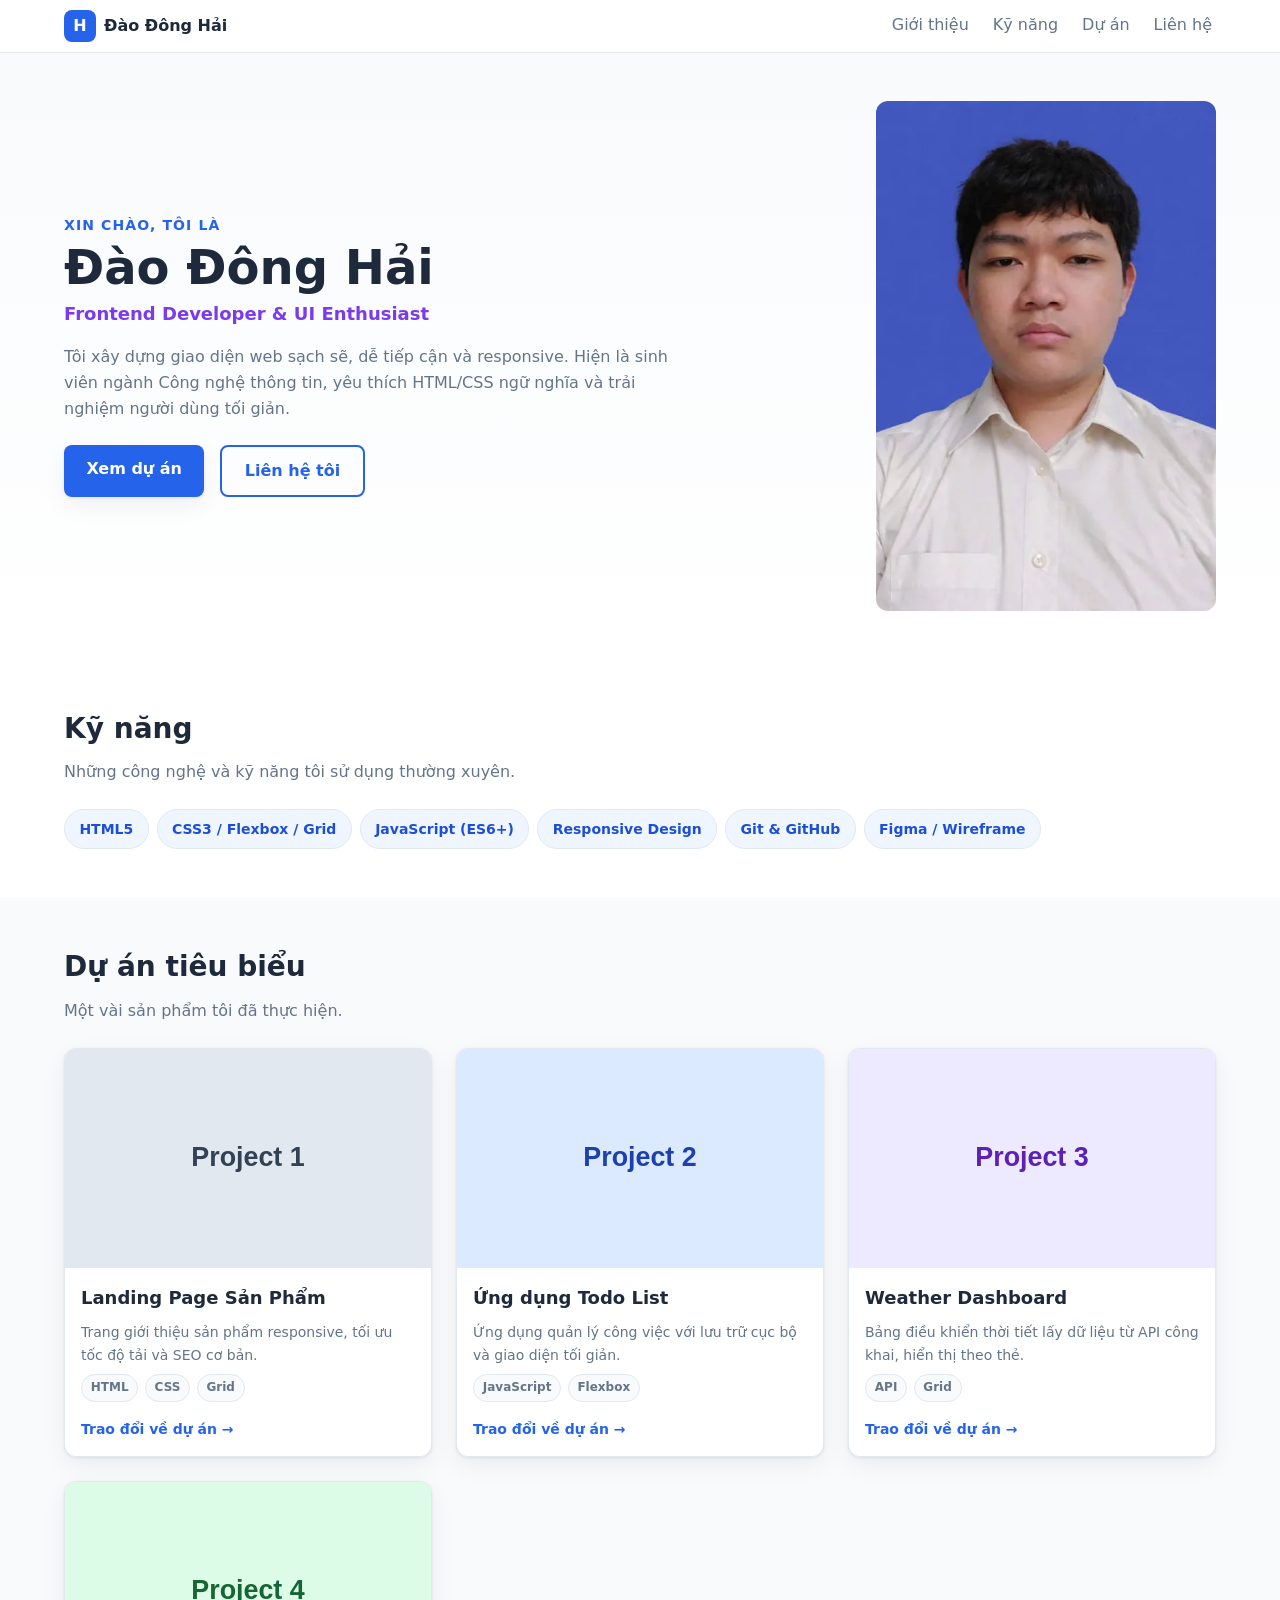
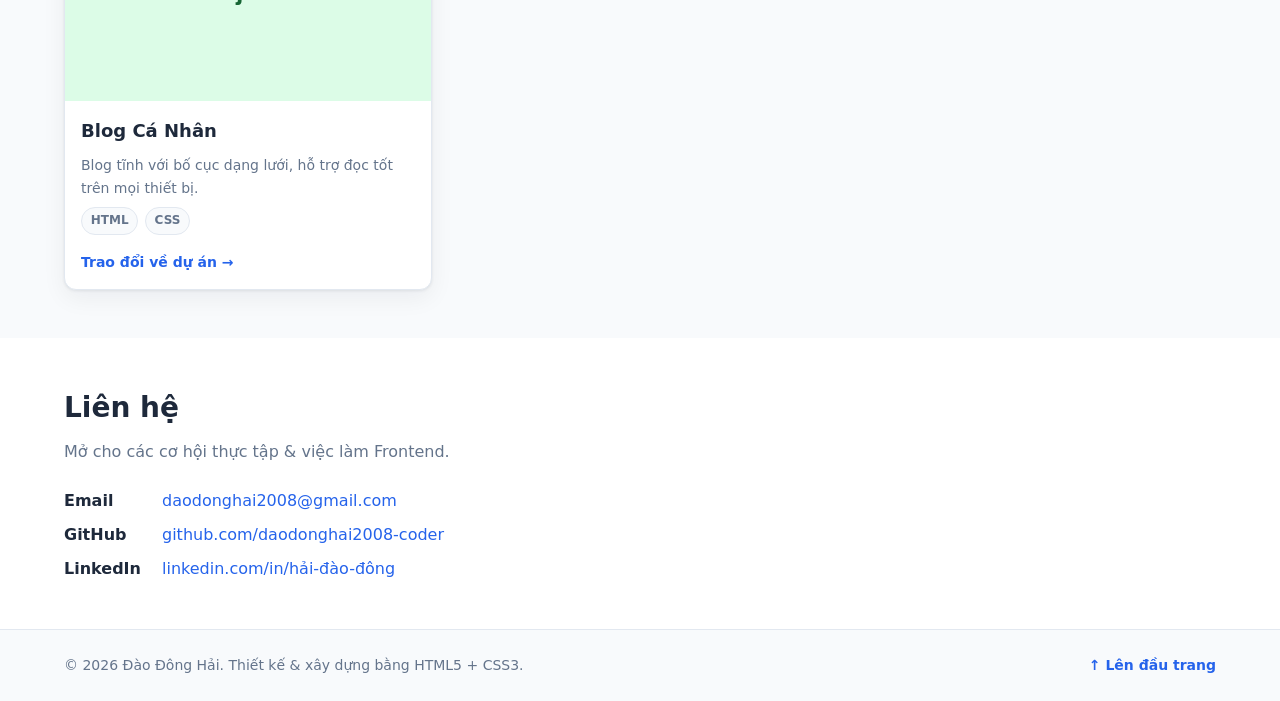
<file: docs/baseline-before/index.html>
<!DOCTYPE html>
<!-- lang="vi" khai báo ngôn ngữ trang → hỗ trợ screen reader & SEO -->
<html lang="vi">

<head>
  <!-- ========== METADATA BẮT BUỘC ========== -->
  <meta charset="UTF-8" />
  <!-- viewport: nền tảng của responsive mobile-first, khóa tỉ lệ 1:1 với thiết bị -->
  <meta name="viewport" content="width=device-width, initial-scale=1.0" />
  <meta name="description" content="Portfolio CV của Đào Đông Hải – Frontend Developer. Dự án, kỹ năng và thông tin liên hệ." />
  <meta name="author" content="Đào Đông Hải" />
  <meta name="theme-color" content="#2563eb" />
  <title>Đào Đông Hải · Frontend Developer</title>

  <!-- Liên kết tới file CSS tách rời (yêu cầu của bài) -->
  <link rel="stylesheet" href="./assets/css/styles.css" />
</head>

<body id="top">
  <a class="skip-link" href="#main-content">Bỏ qua điều hướng, đến nội dung chính</a>

  <!-- ========================================================== -->
  <!-- HEADER: nhận diện + điều hướng chính                        -->
  <!-- ========================================================== -->
  <header class="site-header">
    <div class="container header-inner">
      <!-- Thương hiệu cá nhân -->
      <a class="brand" href="#top" aria-label="Về đầu trang">
        <span class="brand-mark" aria-hidden="true">H</span>
        <span class="brand-name">Đào Đông Hải</span>
      </a>

      <!-- NAV dùng Flexbox (xem styles.css) -->
      <nav class="main-nav" aria-label="Điều hướng chính">
        <ul class="nav-list">
          <li><a href="#about">Giới thiệu</a></li>
          <li><a href="#skills">Kỹ năng</a></li>
          <li><a href="#projects">Dự án</a></li>
          <li><a href="#contact">Liên hệ</a></li>
        </ul>
      </nav>
    </div>
  </header>

  <!-- ========================================================== -->
  <!-- MAIN: toàn bộ nội dung chính của trang                      -->
  <!-- ========================================================== -->
  <main id="main-content">
    <!-- ----- SECTION: Giới thiệu / Hero ----- -->
    <section id="about" class="hero">
      <div class="container hero-inner">
        <div class="hero-text">
          <p class="eyebrow">Xin chào, tôi là</p>
          <h1 class="hero-title">Đào Đông Hải</h1>
          <p class="hero-role">Frontend Developer &amp; UI Enthusiast</p>
          <p class="hero-desc">
            Tôi xây dựng giao diện web sạch sẽ, dễ tiếp cận và responsive.
            Hiện là sinh viên ngành Công nghệ thông tin, yêu thích HTML/CSS ngữ nghĩa
            và trải nghiệm người dùng tối giản.
          </p>
          <div class="hero-actions">
            <a class="btn btn-primary" href="#projects">Xem dự án</a>
            <a class="btn btn-outline" href="#contact">Liên hệ tôi</a>
          </div>
        </div>

        <!-- Ảnh đại diện: dùng placeholder, thay bằng ảnh thật của bạn -->
        <figure class="hero-avatar">
          <img
            src="assets/img/IMG_20260417_215934.webp"
            alt="Ảnh đại diện của Đào Đông Hải"
            width="320" height="320" />
        </figure>
      </div>
    </section>

    <!-- ----- SECTION: Kỹ năng ----- -->
    <section id="skills" class="section">
      <div class="container">
        <h2 class="section-title">Kỹ năng</h2>
        <p class="section-sub">Những công nghệ và kỹ năng tôi sử dụng thường xuyên.</p>

        <ul class="skill-grid">
          <li class="skill-chip">HTML5</li>
          <li class="skill-chip">CSS3 / Flexbox / Grid</li>
          <li class="skill-chip">JavaScript (ES6+)</li>
          <li class="skill-chip">Responsive Design</li>
          <li class="skill-chip">Git &amp; GitHub</li>
          <li class="skill-chip">Figma / Wireframe</li>
        </ul>
      </div>
    </section>

    <!-- ----- SECTION: Dự án (danh sách thẻ dùng CSS Grid) ----- -->
    <section id="projects" class="section section-muted">
      <div class="container">
        <h2 class="section-title">Dự án tiêu biểu</h2>
        <p class="section-sub">Một vài sản phẩm tôi đã thực hiện.</p>

        <!-- .project-grid dùng CSS Grid (xem styles.css) -->
        <div class="project-grid">

          <!-- Mỗi thẻ là một <article> độc lập, có thể đứng riêng -->
          <article class="card">
            <img class="card-media"
              src="data:image/svg+xml,%3Csvg%20xmlns%3D%27http%3A//www.w3.org/2000/svg%27%20width%3D%27600%27%20height%3D%27360%27%20viewBox%3D%270%200%20600%20360%27%3E%3Crect%20width%3D%27100%25%27%20height%3D%27100%25%27%20fill%3D%27%23e2e8f0%27/%3E%3Ctext%20x%3D%2750%25%27%20y%3D%2750%25%27%20font-family%3D%27Segoe%20UI%2C%20Arial%2C%20sans-serif%27%20font-size%3D%2744%27%20font-weight%3D%27700%27%20fill%3D%27%23334155%27%20text-anchor%3D%27middle%27%20dominant-baseline%3D%27middle%27%3EProject%201%3C/text%3E%3C/svg%3E"
              alt="Ảnh minh họa dự án Landing Page" width="600" height="360" />
            <div class="card-body">
              <h3 class="card-title">Landing Page Sản Phẩm</h3>
              <p class="card-desc">
                Trang giới thiệu sản phẩm responsive, tối ưu tốc độ tải và SEO cơ bản.
              </p>
              <ul class="tag-list">
                <li>HTML</li>
                <li>CSS</li>
                <li>Grid</li>
              </ul>
              <a class="card-link" href="#contact">Trao đổi về dự án →</a>
            </div>
          </article>

          <article class="card">
            <img class="card-media"
              src="data:image/svg+xml,%3Csvg%20xmlns%3D%27http%3A//www.w3.org/2000/svg%27%20width%3D%27600%27%20height%3D%27360%27%20viewBox%3D%270%200%20600%20360%27%3E%3Crect%20width%3D%27100%25%27%20height%3D%27100%25%27%20fill%3D%27%23dbeafe%27/%3E%3Ctext%20x%3D%2750%25%27%20y%3D%2750%25%27%20font-family%3D%27Segoe%20UI%2C%20Arial%2C%20sans-serif%27%20font-size%3D%2744%27%20font-weight%3D%27700%27%20fill%3D%27%231e40af%27%20text-anchor%3D%27middle%27%20dominant-baseline%3D%27middle%27%3EProject%202%3C/text%3E%3C/svg%3E"
              alt="Ảnh minh họa dự án Todo App" width="600" height="360" />
            <div class="card-body">
              <h3 class="card-title">Ứng dụng Todo List</h3>
              <p class="card-desc">
                Ứng dụng quản lý công việc với lưu trữ cục bộ và giao diện tối giản.
              </p>
              <ul class="tag-list">
                <li>JavaScript</li>
                <li>Flexbox</li>
              </ul>
              <a class="card-link" href="#contact">Trao đổi về dự án →</a>
            </div>
          </article>

          <article class="card">
            <img class="card-media"
              src="data:image/svg+xml,%3Csvg%20xmlns%3D%27http%3A//www.w3.org/2000/svg%27%20width%3D%27600%27%20height%3D%27360%27%20viewBox%3D%270%200%20600%20360%27%3E%3Crect%20width%3D%27100%25%27%20height%3D%27100%25%27%20fill%3D%27%23ede9fe%27/%3E%3Ctext%20x%3D%2750%25%27%20y%3D%2750%25%27%20font-family%3D%27Segoe%20UI%2C%20Arial%2C%20sans-serif%27%20font-size%3D%2744%27%20font-weight%3D%27700%27%20fill%3D%27%235b21b6%27%20text-anchor%3D%27middle%27%20dominant-baseline%3D%27middle%27%3EProject%203%3C/text%3E%3C/svg%3E"
              alt="Ảnh minh họa dự án Weather Dashboard" width="600" height="360" />
            <div class="card-body">
              <h3 class="card-title">Weather Dashboard</h3>
              <p class="card-desc">
                Bảng điều khiển thời tiết lấy dữ liệu từ API công khai, hiển thị theo thẻ.
              </p>
              <ul class="tag-list">
                <li>API</li>
                <li>Grid</li>
              </ul>
              <a class="card-link" href="#contact">Trao đổi về dự án →</a>
            </div>
          </article>

          <article class="card">
            <img class="card-media"
              src="data:image/svg+xml,%3Csvg%20xmlns%3D%27http%3A//www.w3.org/2000/svg%27%20width%3D%27600%27%20height%3D%27360%27%20viewBox%3D%270%200%20600%20360%27%3E%3Crect%20width%3D%27100%25%27%20height%3D%27100%25%27%20fill%3D%27%23dcfce7%27/%3E%3Ctext%20x%3D%2750%25%27%20y%3D%2750%25%27%20font-family%3D%27Segoe%20UI%2C%20Arial%2C%20sans-serif%27%20font-size%3D%2744%27%20font-weight%3D%27700%27%20fill%3D%27%23166534%27%20text-anchor%3D%27middle%27%20dominant-baseline%3D%27middle%27%3EProject%204%3C/text%3E%3C/svg%3E"
              alt="Ảnh minh họa dự án Blog cá nhân" width="600" height="360" />
            <div class="card-body">
              <h3 class="card-title">Blog Cá Nhân</h3>
              <p class="card-desc">
                Blog tĩnh với bố cục dạng lưới, hỗ trợ đọc tốt trên mọi thiết bị.
              </p>
              <ul class="tag-list">
                <li>HTML</li>
                <li>CSS</li>
              </ul>
              <a class="card-link" href="#contact">Trao đổi về dự án →</a>
            </div>
          </article>

        </div><!-- /.project-grid -->
      </div>
    </section>

    <!-- ----- SECTION: Liên hệ ----- -->
    <section id="contact" class="section">
      <div class="container contact-inner">
        <h2 class="section-title">Liên hệ</h2>
        <p class="section-sub">Mở cho các cơ hội thực tập &amp; việc làm Frontend.</p>

        <ul class="contact-list">
          <li><span class="contact-label">Email</span> <a href="mailto:daodonghai2008@gmail.com">daodonghai2008@gmail.com</a></li>
          <li><span class="contact-label">GitHub</span> <a href="https://github.com/daodonghai2008-coder" target="_blank" rel="noopener noreferrer">github.com/daodonghai2008-coder</a></li>
          <li><span class="contact-label">LinkedIn</span> <a href="https://www.linkedin.com/in/h%E1%BA%A3i-%C4%91%C3%A0o-%C4%91%C3%B4ng-53a848441/" target="_blank" rel="noopener noreferrer">linkedin.com/in/hải-đào-đông</a></li>
        </ul>
      </div>
    </section>

  </main>

  <!-- ========================================================== -->
  <!-- FOOTER                                                      -->
  <!-- ========================================================== -->
  <footer class="site-footer">
    <div class="container footer-inner">
      <p>© 2026 Đào Đông Hải. Thiết kế &amp; xây dựng bằng HTML5 + CSS3.</p>
      <a href="#top" class="to-top">↑ Lên đầu trang</a>
    </div>
  </footer>

</body>

</html>
</file>
<file: docs/baseline-before/assets/css/styles.css>
/* ==========================================================================
   PORTFOLIO CV – styles.css
   Chiến lược: MOBILE-FIRST
   - Mặc định (ngoài media query) = giao diện cho màn hình nhỏ nhất (~360px)
   - @media (min-width: 768px)  → nâng cấp cho tablet
   - @media (min-width: 1280px) → nâng cấp cho desktop
   ========================================================================== */

/* ==========================================================================
   1. DESIGN TOKENS – biến hệ thống thị giác (màu, chữ, khoảng cách, bo góc)
   Dùng custom properties để thay đổi tập trung, nhất quán toàn trang.
   ========================================================================== */
:root {
  /* --- Bảng màu --- */
  --color-primary: #2563eb;      /* xanh thương hiệu */
  --color-primary-dark: #1d4ed8;
  --color-accent: #7c3aed;       /* tím nhấn */
  --color-text: #1e293b;         /* chữ chính */
  --color-text-soft: #64748b;    /* chữ phụ */
  --color-bg: #ffffff;           /* nền trang */
  --color-surface: #f8fafc;      /* nền vùng nhấn */
  --color-border: #e2e8f0;       /* viền */
  --color-chip: #eff6ff;         /* nền chip kỹ năng */

  /* --- Typography --- */
  --font-base: system-ui, -apple-system, "Segoe UI", Roboto, Helvetica, Arial, sans-serif;
  --fs-sm: 0.875rem;   /* 14px */
  --fs-base: 1rem;     /* 16px */
  --fs-lg: 1.125rem;   /* 18px */
  --fs-h2: 1.5rem;     /* 24px */
  --fs-h1: 2rem;       /* 32px (sẽ tăng ở desktop) */
  --lh-base: 1.6;

  /* --- Khoảng cách (spacing scale) --- */
  --space-1: 0.5rem;
  --space-2: 1rem;
  --space-3: 1.5rem;
  --space-4: 2rem;
  --space-5: 3rem;

  /* --- Bố cục --- */
  --container-max: 1200px;
  --radius: 12px;
  --radius-sm: 8px;
  --shadow: 0 1px 3px rgba(15, 23, 42, 0.08), 0 8px 24px rgba(15, 23, 42, 0.06);
}

/* ==========================================================================
   2. CHUẨN HÓA BOX MODEL + RESET CƠ BẢN
   ========================================================================== */
*,
*::before,
*::after {
  box-sizing: border-box;   /* width đã bao gồm padding + border → dễ tính toán */
}

* {
  margin: 0;
  padding: 0;
}

html {
  scroll-padding-top: 9rem;       /* chừa chỗ cho header sticky (cao hơn ở mobile vì nav xuống dòng) */
  scroll-behavior: smooth;        /* cuộn mượt khi bấm nav */
  -webkit-text-size-adjust: 100%; /* chống iOS tự phóng chữ */
}

body {
  font-family: var(--font-base);
  font-size: var(--fs-base);
  line-height: var(--lh-base);
  color: var(--color-text);
  background: var(--color-bg);
}

img {
  display: block;
  max-width: 100%;  /* ảnh không bao giờ tràn khung → không gây cuộn ngang */
  height: auto;
}

a {
  color: inherit;
  text-decoration: none;
}

ul {
  list-style: none;
}


/* Liên kết bỏ qua điều hướng: hỗ trợ người dùng bàn phím và trình đọc màn hình. */
.skip-link {
  position: absolute;
  left: 1rem;
  top: 0.5rem;
  z-index: 100;
  padding: 0.6rem 0.9rem;
  color: #fff;
  background: var(--color-primary-dark);
  border-radius: var(--radius-sm);
  transform: translateY(-160%);
}
.skip-link:focus { transform: translateY(0); }

/* ==========================================================================
   3. LAYOUT DÙNG LẠI – .container
   ========================================================================== */
.container {
  width: 100%;
  max-width: var(--container-max);
  margin-inline: auto;
  padding-inline: var(--space-2); /* lề ngang an toàn trên mobile */
}

.section {
  padding-block: var(--space-5);
}

.section-muted {
  background: var(--color-surface);
}

.section-title {
  font-size: var(--fs-h2);
  margin-bottom: var(--space-1);
}

.section-sub {
  color: var(--color-text-soft);
  margin-bottom: var(--space-3);
}

/* ==========================================================================
   4. HEADER + NAV (FLEXBOX)
   Mobile: thương hiệu trên, menu xuống dòng và tự wrap → không tràn ngang.
   ========================================================================== */
.site-header {
  position: sticky;
  top: 0;
  z-index: 10;
  background: rgba(255, 255, 255, 0.9);
  backdrop-filter: blur(8px);
  border-bottom: 1px solid var(--color-border);
}

.header-inner {
  display: flex;             /* FLEXBOX */
  flex-wrap: wrap;           /* cho phép xuống dòng trên màn hình hẹp */
  align-items: center;
  justify-content: space-between;
  gap: var(--space-1);
  padding-block: var(--space-1);
}

.brand {
  display: flex;
  align-items: center;
  gap: var(--space-1);
  font-weight: 700;
}

.brand-mark {
  display: grid;
  place-items: center;
  width: 2rem;
  height: 2rem;
  border-radius: var(--radius-sm);
  background: var(--color-primary);
  color: #fff;
  font-weight: 800;
}

/* Danh sách nav cũng là flex container */
.nav-list {
  display: flex;            /* FLEXBOX cho thanh điều hướng */
  flex-wrap: wrap;
  gap: 0.25rem var(--space-1);
}

.nav-list a {
  display: inline-block;
  padding: 0.25rem 0.25rem;
  color: var(--color-text-soft);
  font-weight: 500;
  border-bottom: 2px solid transparent;
  transition: color 0.15s, border-color 0.15s;
}

.nav-list a:hover,
.nav-list a:focus-visible {
  color: var(--color-primary);
  border-bottom-color: var(--color-primary);
}

/* ==========================================================================
   5. HERO / GIỚI THIỆU
   Mobile: xếp dọc (text trên, avatar dưới). Desktop: 2 cột.
   ========================================================================== */
.hero {
  padding-block: var(--space-5);
  background: linear-gradient(180deg, var(--color-surface), var(--color-bg));
}

.hero-inner {
  display: flex;
  flex-direction: column;     /* mobile-first: xếp dọc */
  gap: var(--space-4);
  align-items: flex-start;
}

.eyebrow {
  color: var(--color-primary);
  font-weight: 600;
  text-transform: uppercase;
  letter-spacing: 0.08em;
  font-size: var(--fs-sm);
}

.hero-title {
  font-size: var(--fs-h1);
  line-height: 1.15;
  margin-block: 0.25rem;
}

.hero-role {
  font-size: var(--fs-lg);
  color: var(--color-accent);
  font-weight: 600;
  margin-bottom: var(--space-2);
}

.hero-desc {
  color: var(--color-text-soft);
  max-width: 60ch;
  margin-bottom: var(--space-3);
}

.hero-actions {
  display: flex;
  flex-wrap: wrap;
  gap: var(--space-2);
}

.hero-avatar img {
  border-radius: var(--radius);
  /* box-shadow: var(--shadow); */
  width: 100%;
  /* max-width: 260px; */
}

/* --- Nút bấm --- */
.btn {
  display: inline-block;
  padding: 0.7rem 1.4rem;
  border-radius: var(--radius-sm);
  font-weight: 600;
  text-align: center;
  transition: transform 0.12s, background 0.15s, box-shadow 0.15s;
}

.btn:active { transform: translateY(1px); }

.btn-primary {
  background: var(--color-primary);
  color: #fff;
  box-shadow: var(--shadow);
}
.btn-primary:hover { background: var(--color-primary-dark); }

.btn-outline {
  border: 2px solid var(--color-primary);
  color: var(--color-primary);
}
.btn-outline:hover { background: var(--color-chip); }

/* ==========================================================================
   6. KỸ NĂNG – chip tự wrap bằng flex
   ========================================================================== */
.skill-grid {
  display: flex;
  flex-wrap: wrap;
  gap: var(--space-1);
}

.skill-chip {
  background: var(--color-chip);
  color: var(--color-primary-dark);
  border: 1px solid var(--color-border);
  padding: 0.5rem 0.9rem;
  border-radius: 999px;
  font-size: var(--fs-sm);
  font-weight: 600;
}

/* ==========================================================================
   7. DỰ ÁN – CSS GRID cho danh sách thẻ
   Mobile: 1 cột. Tablet: 2 cột. Desktop: 3 cột.
   ========================================================================== */
.project-grid {
  display: grid;                       /* CSS GRID */
  grid-template-columns: 1fr;          /* mobile-first: 1 cột */
  gap: var(--space-3);
}

.card {
  background: var(--color-bg);
  border: 1px solid var(--color-border);
  border-radius: var(--radius);
  overflow: hidden;                    /* bo góc gọn cả ảnh */
  box-shadow: var(--shadow);
  display: flex;
  flex-direction: column;
  transition: transform 0.15s, box-shadow 0.15s;
}

.card:hover {
  transform: translateY(-4px);
  box-shadow: 0 12px 32px rgba(15, 23, 42, 0.12);
}

.card-media {
  width: 100%;
  aspect-ratio: 5 / 3;                 /* giữ tỉ lệ ảnh ổn định */
  object-fit: cover;
}

.card-body {
  padding: var(--space-2);
  display: flex;
  flex-direction: column;
  gap: var(--space-1);
  flex: 1;                             /* các thẻ cao bằng nhau trong grid */
}

.card-title { font-size: var(--fs-lg); }

.card-desc {
  color: var(--color-text-soft);
  font-size: var(--fs-sm);
  flex: 1;
}

.tag-list {
  display: flex;
  flex-wrap: wrap;
  gap: 0.4rem;
}

.tag-list li {
  font-size: 0.75rem;
  font-weight: 600;
  color: var(--color-text-soft);
  background: var(--color-surface);
  border: 1px solid var(--color-border);
  padding: 0.2rem 0.55rem;
  border-radius: 999px;
}

.card-link {
  color: var(--color-primary);
  font-weight: 600;
  font-size: var(--fs-sm);
  margin-top: var(--space-1);
}

/* ==========================================================================
   8. LIÊN HỆ
   ========================================================================== */
.contact-list {
  display: flex;
  flex-direction: column;
  gap: var(--space-1);
}

.contact-list li {
  display: flex;
  flex-wrap: wrap;
  gap: var(--space-1);
  align-items: baseline;
}

.contact-label {
  min-width: 90px;
  font-weight: 700;
  color: var(--color-text);
}

.contact-list a {
  color: var(--color-primary);
  overflow-wrap: anywhere; /* link/email dài tự xuống dòng, không gây cuộn ngang */
  min-width: 0;
}
.contact-list a:hover { text-decoration: underline; }

/* ==========================================================================
   9. FOOTER
   ========================================================================== */
.site-footer {
  border-top: 1px solid var(--color-border);
  background: var(--color-surface);
  padding-block: var(--space-3);
}

.footer-inner {
  display: flex;
  flex-wrap: wrap;
  gap: var(--space-1);
  align-items: center;
  justify-content: space-between;
  color: var(--color-text-soft);
  font-size: var(--fs-sm);
}

.to-top { color: var(--color-primary); font-weight: 600; }

/* ==========================================================================
   10. MEDIA QUERIES – nâng cấp theo breakpoint (mobile-first)
   ========================================================================== */

/* ----- TABLET: ≥ 768px ----- */
@media (min-width: 768px) {
  :root {
    --fs-h1: 2.5rem;   /* 40px */
    --fs-h2: 1.75rem;  /* 28px */
  }

  .container { padding-inline: var(--space-3); }

  html { scroll-padding-top: 5rem; }  /* header 1 hàng ở tablet/desktop */
  .nav-list { gap: var(--space-2); }

  /* Hero chuyển sang 2 cột */
  .hero-inner {
    flex-direction: row;
    align-items: center;
    justify-content: space-between;
  }
  .hero-text { flex: 1; }
  .hero-avatar img { max-width: 300px; }

  /* Lưới dự án: 2 cột */
  .project-grid {
    grid-template-columns: repeat(2, 1fr);
  }
}

/* ----- DESKTOP: ≥ 1280px ----- */
@media (min-width: 1280px) {
  :root {
    --fs-h1: 3rem;     /* 48px */
  }

  /* Lưới dự án: 3 cột */
  .project-grid {
    grid-template-columns: repeat(3, 1fr);
  }

  .hero-avatar img { max-width: 340px; }
}

/* ==========================================================================
   11. HỖ TRỢ TIẾP CẬN & ƯA THÍCH NGƯỜI DÙNG
   ========================================================================== */
:focus-visible {
  outline: 3px solid var(--color-accent);
  outline-offset: 2px;
  border-radius: 4px;
}

@media (prefers-reduced-motion: reduce) {
  * {
    animation: none !important;
    transition: none !important;
    scroll-behavior: auto !important;
  }
}
</file>
